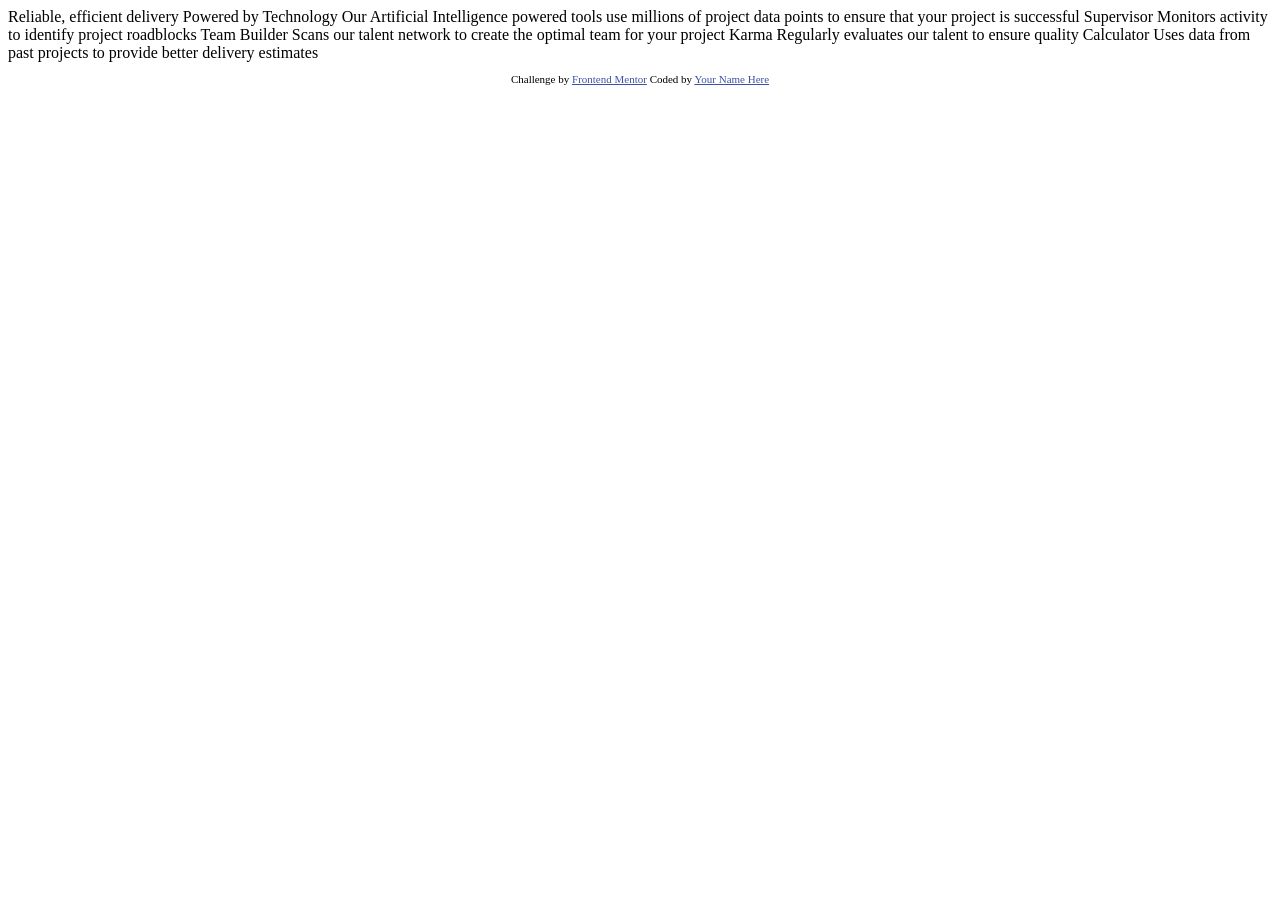
<file: index.html>
<!DOCTYPE html>
<html lang="en">
<head>
  <meta charset="UTF-8">
  <meta name="viewport" content="width=device-width, initial-scale=1.0"> <!-- displays site properly based on user's device -->

  <link rel="icon" type="image/png" sizes="32x32" href="./images/favicon-32x32.png">
  
  <title>Frontend Mentor | Four card feature section</title>

  <!-- Feel free to remove these styles or customise in your own stylesheet 👍 -->
  <style>
    .attribution { font-size: 11px; text-align: center; }
    .attribution a { color: hsl(228, 45%, 44%); }
  </style>
</head>
<body>
  
  Reliable, efficient delivery
  Powered by Technology

  Our Artificial Intelligence powered tools use millions of project data points 
  to ensure that your project is successful

  Supervisor
  Monitors activity to identify project roadblocks

  Team Builder
  Scans our talent network to create the optimal team for your project

  Karma
  Regularly evaluates our talent to ensure quality

  Calculator
  Uses data from past projects to provide better delivery estimates

  
  <footer>
    <p class="attribution">
      Challenge by <a href="https://www.frontendmentor.io?ref=challenge" target="_blank">Frontend Mentor</a>
      Coded by <a href="#">Your Name Here</a>
    </p>
  </footer>
</body>
</html>
</file>
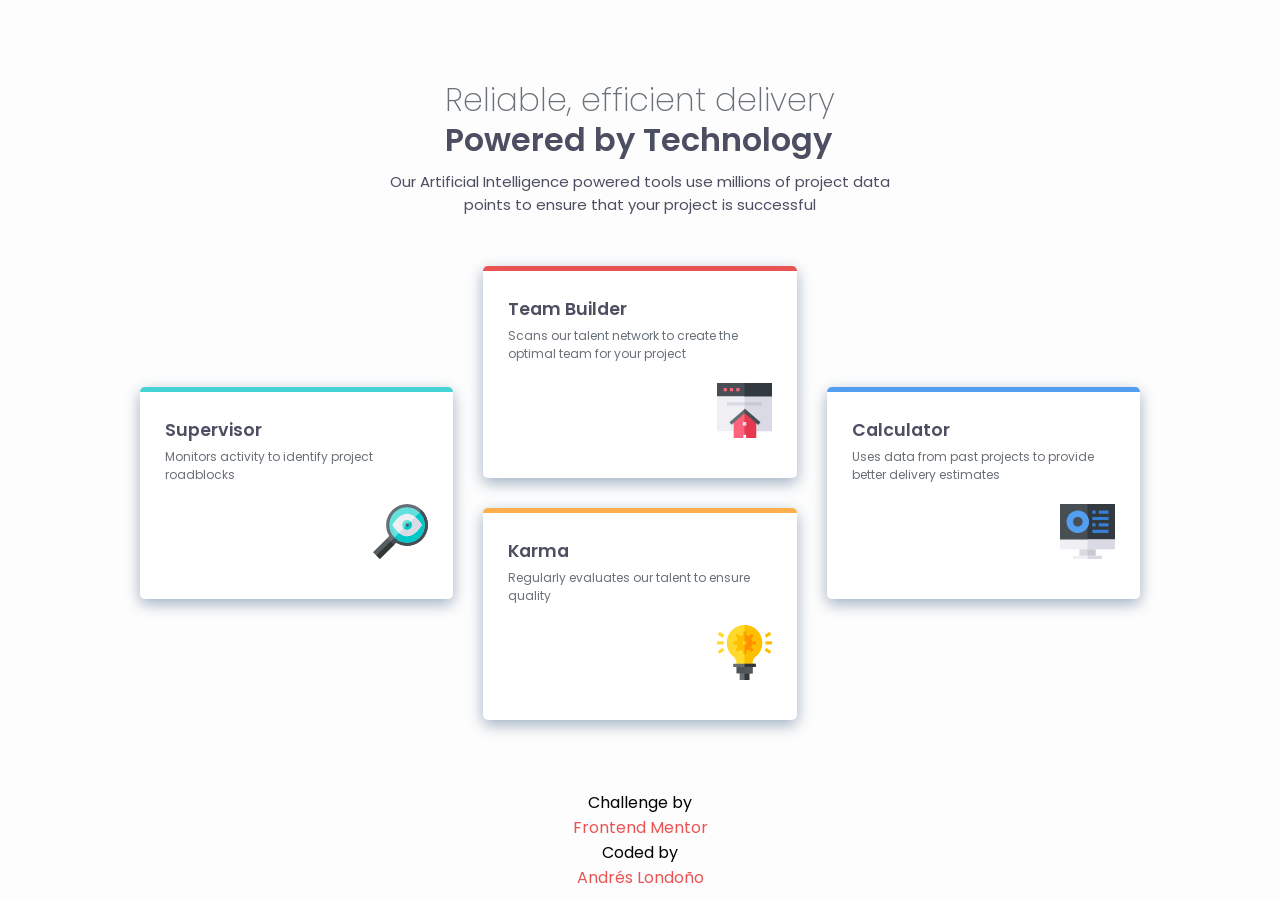
<file: design/card.html>
<!DOCTYPE html>
<html lang="en">
  <head>
    <meta charset="UTF-8" />
    <meta name="viewport" content="width=device-width, initial-scale=1.0" />
    <link
      rel="icon"
      type="image/png"
      sizes="32x32"
      href="./images/favicon-32x32.png"
    />
    <link rel="preconnect" href="https://fonts.googleapis.com" />
    <link rel="preconnect" href="https://fonts.gstatic.com" crossorigin />
    <link
      href="https://fonts.googleapis.com/css2?family=Fraunces:ital,opsz,wght@0,9..144,100..900;1,9..144,100..900&family=Inter:ital,opsz,wght@0,14..32,100..900;1,14..32,100..900&family=Montserrat:ital,wght@0,100..900;1,100..900&family=Poppins:ital,wght@0,100;0,200;0,300;0,400;0,500;0,600;0,700;0,800;0,900;1,100;1,200;1,300;1,400;1,500;1,600;1,700;1,800;1,900&display=swap"
      rel="stylesheet"
    />
    <link rel="stylesheet" href="./css/style.css" />
    <title>Frontend Mentor | Four card feature section</title>
  </head>
  <body>
    <div class="container">
      <div class="title_container">
        <h1 class="title">
          Reliable, efficient delivery <br /><b class="bold">
            Powered by Technology
          </b>
        </h1>
        <p class="text">
          Our Artificial Intelligence powered tools use millions of project data
          points to ensure that your project is successful
        </p>
      </div>
      <div class="cards_container">
        <div class="card_container">
          <div class="card supervisor">
            <h3>Supervisor</h3>
            <p>Monitors activity to identify project roadblocks</p>
            <div class="img_container">
              <img src="../images/icon-supervisor.svg" alt="" />
            </div>
          </div>
        </div>
        <div class="card_container container_2">
          <div class="card team_builder">
            <h3>Team Builder</h3>
            <p>
              Scans our talent network to create the optimal team for your
              project
            </p>
            <div class="img_container">
              <img src="../images/icon-team-builder.svg" alt="" />
            </div>
          </div>
          <div class="card karma">
            <h3>Karma</h3>
            <p>Regularly evaluates our talent to ensure quality</p>
            <div class="img_container">
              <img src="../images/icon-karma.svg" alt="" />
            </div>
          </div>
        </div>
        <div class="card_container">
          <div class="card calculator">
            <h3>Calculator</h3>
            <p>
              Uses data from past projects to provide better delivery estimates
            </p>
            <div class="img_container">
              <img src="../images/icon-calculator.svg" alt="" />
            </div>
          </div>
        </div>
      </div>
    </div>
    <footer>
      <p class="attribution">
        Challenge by
        <a href="https://www.frontendmentor.io/challenges/four-card-feature-section-weK1eFYK" target="_blank"
          >Frontend Mentor</a
        >
        Coded by <a href="https://github.com/andreslondono00/four-card-feature-section">Andrés Londoño</a>
      </p>
    </footer>
  </body>
</html>
</file>
<file: design/css/style.css>
* {
  margin: 0;
  padding: 0;
}

html,
body {
  width: 100%;
  font-family: Poppins;
  font-size: 15px;
  background-color: #fdfdfd;
}

.container {
  display: flex;
  flex-direction: column;
  padding-top: 80px;
  align-items: center;
}

.title_container {
  display: flex;
  justify-content: center;
  flex-direction: column;
  align-items: center;
}

.title_container .title {
  font-size: 32px;
  font-weight: 200;
  color: hsl(212, 6%, 44%);
  line-height: 40px;
}

.title_container .title .bold {
  font-weight: 600;
  color: hsl(234, 12%, 34%);
}

.title_container .text {
  max-width: 500px;
  text-align: center;
  margin-top: 10px;
  color: hsl(234, 12%, 34%);
}

.cards_container {
  display: flex;
  width: 100%;
  margin-top: 50px;
  max-width: 1000px;
  align-items: center;
  justify-content: center;
  gap: 30px;
}

.cards_container .card_container {
  width: calc(100% / 3);
}

.card_container .card {
  max-width: 320px;
  display: flex;
  flex-direction: column;
  background-color: white;
  border-radius: 5px;
  box-shadow: 0px 5px 15px hsl(212deg 21.38% 69.14%);
  box-sizing: border-box;
  border-top: 5px solid;
  padding: 25px;
}

.card_container.container_2 {
  display: flex;
  flex-direction: column;
  gap: 30px;
}

.card_container .card.supervisor {
  border-color: hsl(180, 62%, 55%);
}

.card_container .card.team_builder {
  border-color: hsl(0, 78%, 62%);
}

.card_container .card.karma {
  border-color: hsl(34, 97%, 64%);
}

.card_container .card.calculator {
  border-color: hsl(212, 86%, 64%);
}

.card_container .card .img_container {
  display: flex;
  justify-content: flex-end;
  margin-top: 20px;
  margin-bottom: 15px;
}

.card .img_container img {
  width: 55px;
  height: 55px;
}

.card_container .card h3 {
  color: hsl(234, 12%, 34%);
  font-weight: 600;
}

.card_container .card p {
  font-size: 12px;
  color: hsl(212, 6%, 44%);
  font-weight: 400;
  margin-top: 5px;
}

.attribution {
  position: absolute;
  width: 100%;
  bottom: 10px;
  font-size: 16px;
  text-align: center;
  display: flex;
  flex-direction: column;
}

.attribution a {
  color: hsl(0, 78%, 62%);
  text-decoration: none;
}

/* Mobile */

@media (max-width: 768px) {
  .container {
    padding: 50px 30px;
  }

  .title_container .title {
    font-size: 24px;
    line-height: 32px;
  }

  .title_container .text {
    font-size: 16px;
    line-height: 20px;
    color: hsl(212, 6%, 44%);
  }

  .cards_container {
    flex-direction: column;
  }

  .cards_container .card_container {
    width: 100%;
    display: flex;
    justify-content: center;
  }

  .cards_container .card_container .card {
    max-width: 100%;
    height: 240px;
  }

  .cards_container .card_container.container_2 {
    align-items: center;
  }

  .card_container .card h3 {
    font-size: 22px;
  }

  .card_container .card p {
    font-size: 14px;
  }

.card_container .card .img_container {
  margin-top: 30px;
}

  .card .img_container img {
    width: 60px;
    height: 60px;
  }

  .attribution {
    display: none;
  }
}
</file>
